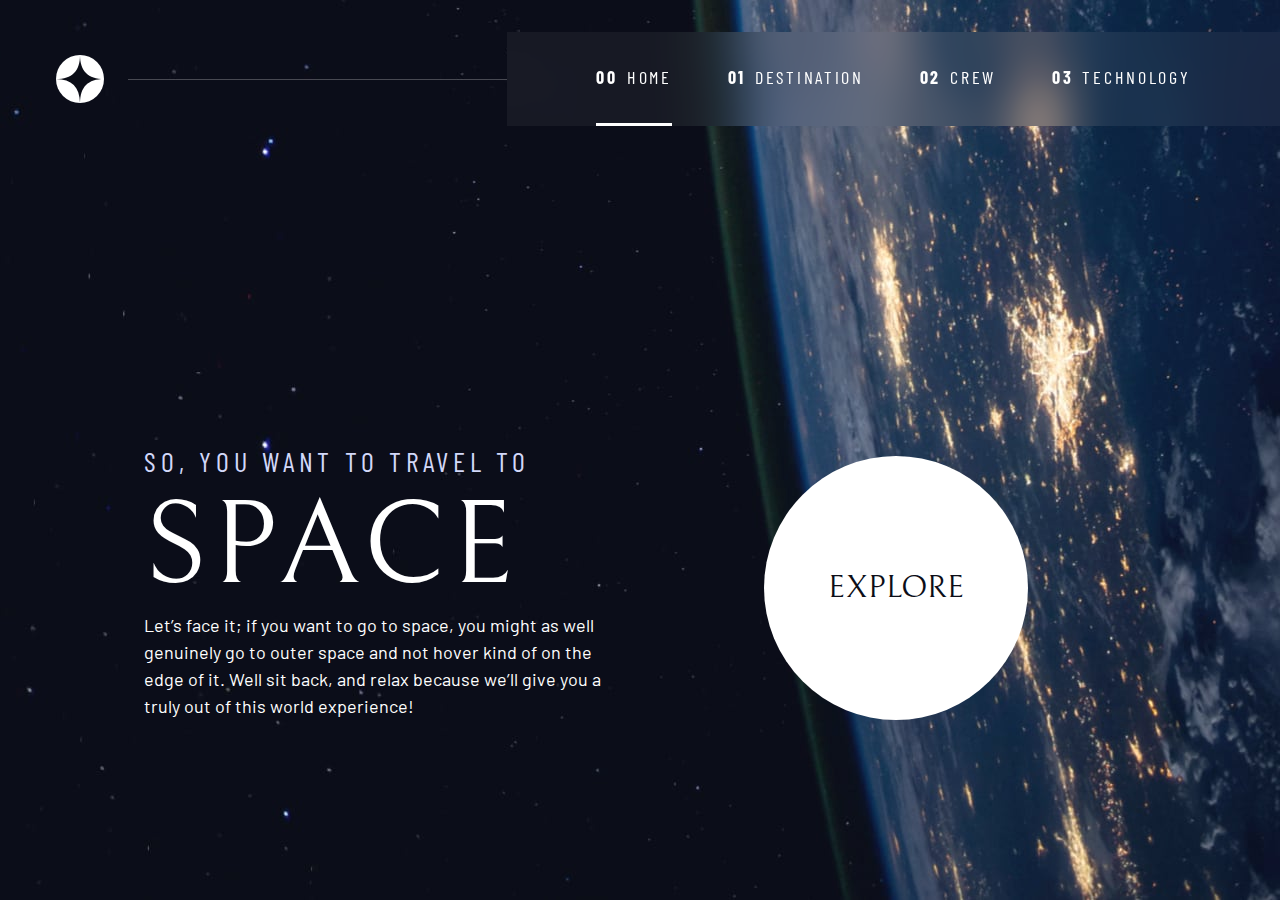
<file: index.html>
<!DOCTYPE html>
<html lang="en">
<head>
	<meta charset="UTF-8">
	<meta name="viewport" content="width=device-width, initial-scale=1.0">

	<title>Space Tourism Website</title>
	<link rel="icon" type="image/png" sizes="32x32" href="./assets/favicon-32x32.png">

	<!-- Google fonts -->
	<link rel="preconnect" href="https://fonts.googleapis.com">
	<link rel="preconnect" href="https://fonts.gstatic.com" crossorigin>
	<link href="https://fonts.googleapis.com/css2?family=Barlow+Condensed:wght@400;700&family=Bellefair&family=Barlow:wght@400;700&display=swap"
		rel="stylesheet">

	<!-- Our custom CSS -->
	<link rel="stylesheet" href="stylesheet.css">
</head>

<body class="home">
	<a class="skip-to-content" href="#main">Skip to content</a>

	<header class="primary-header flex">
		<div>
			<img src="./assets/shared/logo.svg" alt="space tourism logo" class="logo">
		</div>

		<button class="mobile-nav-toggle" aria-controls="primary-navigation"><span class="sr-only" aria-expanded="false">Menu</span></button>

		<nav>
			<ul id="primary-navigation" data-visible="false" class="primary-navigation underline-indicators flex">
				<li class="active"><a class="ff-sans-cond uppercase text-white letter-spacing-2" href="index.html"><span aria-hidden="true">00</span>Home</a>
				<li><a class="ff-sans-cond uppercase text-white letter-spacing-2" href="destination.html"><span aria-hidden="true">01</span>Destination</a>
				<li><a class="ff-sans-cond uppercase text-white letter-spacing-2" href="crew.html"><span aria-hidden="true">02</span>Crew</a>
				<li><a class="ff-sans-cond uppercase text-white letter-spacing-2" href="technology.html"><span aria-hidden="true">03</span>Technology</a>
			</ul>
		</nav>
	</header>

	<main id="main" class="grid-container grid-container--home">
		<div>
			<h1 class="text-accent fs-500 ff-sans-cond uppercase letter-spacing-1">So, you want to travel to
			<span class="d-block fs-900 ff-serif text-white">Space</span></h1>

			<p>Let’s face it; if you want to go to space, you might as well genuinely go to 
			outer space and not hover kind of on the edge of it. Well sit back, and relax 
			because we’ll give you a truly out of this world experience!</p>
		</div>

		<div>
			<a href="#" class="large-button uppercase ff-serif text-dark bg-white">Explore</a>
		</div>
	</main>

	<script src="navigation.js" defer></script>
</body>
</html>
</file>
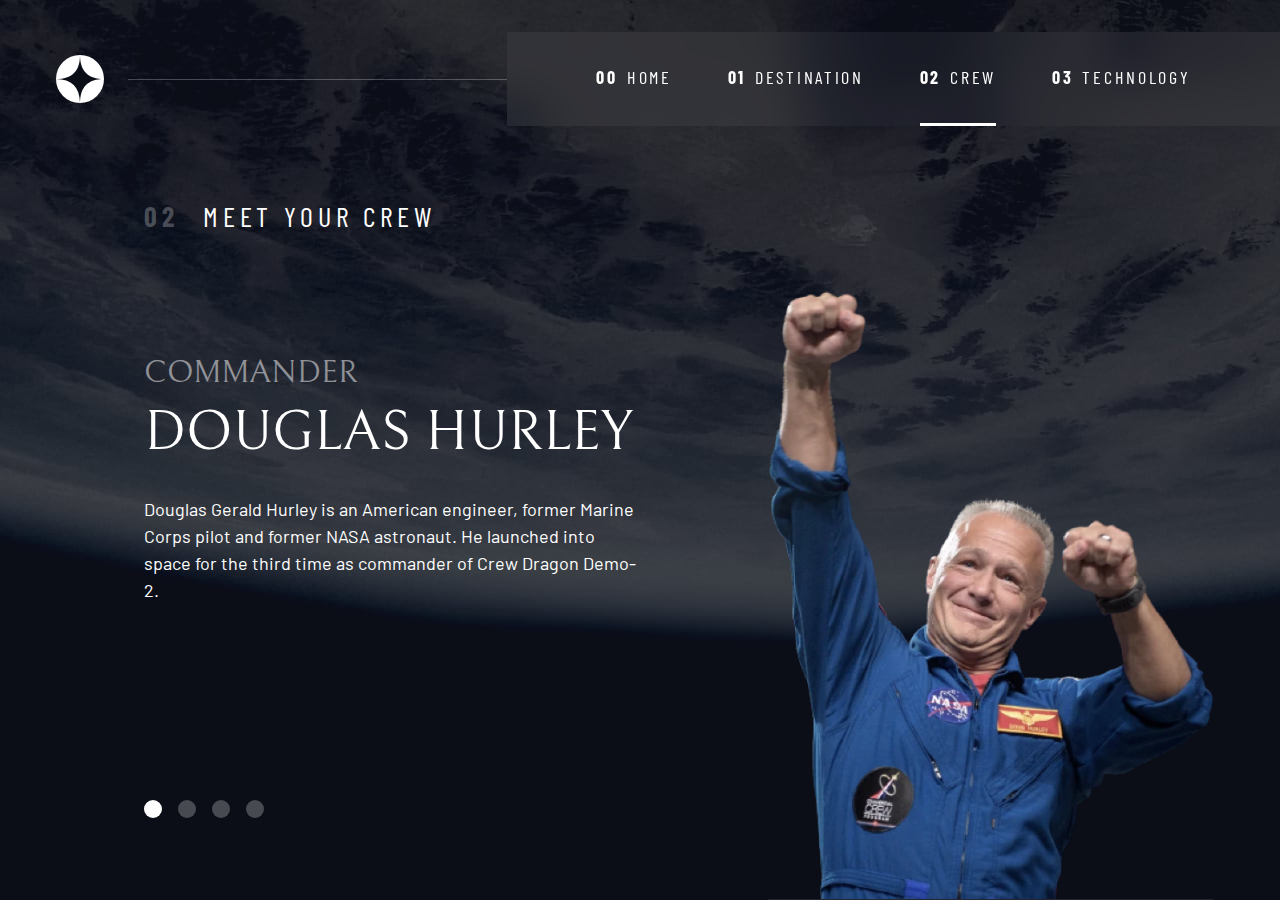
<file: crew.html>
<!DOCTYPE html>
<html lang="en">
<head>
	<meta charset="UTF-8">
	<meta name="viewport" content="width=device-width, initial-scale=1.0">

	<title>Space Tourism Website</title>
	<link rel="icon" type="image/png" sizes="32x32" href="./assets/favicon-32x32.png">

	<!-- Google fonts -->
	<link rel="preconnect" href="https://fonts.googleapis.com">
	<link rel="preconnect" href="https://fonts.gstatic.com" crossorigin>
	<link href="https://fonts.googleapis.com/css2?family=Barlow+Condensed:wght@400;700&family=Bellefair&family=Barlow:wght@400;700&display=swap"
		rel="stylesheet">

	<!-- Our custom CSS -->
	<link rel="stylesheet" href="stylesheet.css">
</head>

<body class="crew">
	<a class="skip-to-content" href="#main">Skip to content</a>

	<header class="primary-header flex">
		<div>
			<img src="./assets/shared/logo.svg" alt="space tourism logo" class="logo">
		</div>

		<button class="mobile-nav-toggle" aria-controls="primary-navigation"><span class="sr-only" aria-expanded="false">Menu</span></button>

		<nav>
			<ul id="primary-navigation" data-visible="false" class="primary-navigation underline-indicators flex">
				<li><a class="ff-sans-cond uppercase text-white letter-spacing-2" href="index.html"><span aria-hidden="true">00</span>Home</a>
				<li><a class="ff-sans-cond uppercase text-white letter-spacing-2" href="destination.html"><span aria-hidden="true">01</span>Destination</a>
				<li class="active"><a class="ff-sans-cond uppercase text-white letter-spacing-2" href="crew.html"><span aria-hidden="true">02</span>Crew</a>
				<li><a class="ff-sans-cond uppercase text-white letter-spacing-2" href="technology.html"><span aria-hidden="true">03</span>Technology</a>
			</ul>
		</nav>
	</header>

	<main id="main" class="grid-container grid-container--crew flow">
		<h1 class="numbered-title"><span aria-hidden="true">02</span> Meet your crew</h1>

		<div class="dot-indicators flex" role="tablist" aria-label="crew member list">
			<button aria-selected="true" aria-controls="commander-tab" role="tab" data-image="commander-image" tabindex="0"><span class="sr-only">The commander</span></button>
			<button aria-selected="false" aria-controls="mission-tab" role="tab" data-image="mission-image" tabindex="-1"><span class="sr-only">The mission specialist</span></button>
			<button aria-selected="false" aria-controls="pilot-tab" role="tab" data-image="pilot-image" tabindex="-1"><span class="sr-only">The pilot</span></button>
			<button aria-selected="false" aria-controls="crew-tab" role="tab" data-image="crew-image" tabindex="-1"><span class="sr-only">The crew engineer</span></button>
		</div>

		<!-- commander -->
		<article class="crew-details flow" id="commander-tab" role="tabpanel" tabindex="0">
			<header class="flow flow--space-small">
				<h2 class="fs-600 ff-serif uppercase">Commander</h2>
				<p class="fs-700 uppercase ff-serif">Douglas Hurley</p>
			</header>

			<p>Douglas Gerald Hurley is an American engineer, former Marine Corps pilot and former NASA astronaut. He launched into space for the third time as commander of Crew Dragon Demo-2.</p>
		</article> 

		<!-- mission specialist -->
		<article hidden class="crew-details flow" id="mission-tab" role="tabpanel" tabindex="0">
			<header class="flow flow--space-small">
				<h2 class="fs-600 ff-serif uppercase">Mission Specialist</h2>
				<p class="fs-700 uppercase ff-serif">Mark SHuttleworth</p>
			</header>

			<p>Mark Richard Shuttleworth is the founder and CEO of Canonical, the company behind the Linux-based Ubuntu operating system. Shuttleworth became the first South African to travel to space as a space tourist.</p>
		</article> 

		<!-- pilot -->
		<article hidden class="crew-details flow" id="pilot-tab" role="tabpanel" tabindex="0">
			<header class="flow flow--space-small">
				<h2 class="fs-600 ff-serif uppercase">Pilot</h2>
				<p class="fs-700 uppercase ff-serif">Victor Glover</p>
			</header>

			<p>Pilot on the first operational flight of the SpaceX Crew Dragon to the International Space Station. Glover is a commander in the U.S. Navy where he pilots an F/A-18.He was a crew member of Expedition 64, and served as a station systems flight engineer.</p>
		</article> 

		<!-- engineer -->
		<article hidden class="crew-details flow" id="crew-tab" role="tabpanel" tabindex="0">
			<header class="flow flow--space-small">
				<h2 class="fs-600 ff-serif uppercase">Flight Engineer</h2>
				<p class="fs-700 uppercase ff-serif">Anousheh Ansari</p>
			</header>
			<p>Anousheh Ansari is an Iranian American engineer and co-founder of Prodea Systems. Ansari was the fourth self-funded space tourist, the first self-funded woman to fly to the ISS, and the first Iranian in space.</p>
		</article> 

		<picture id="commander-image">
			<source srcset="assets/crew/image-douglas-hurley.webp" type="image/webp">
			<img src="assets/crew/image-douglas-hurley.png" alt="Douglas Hurley">
		</picture>

		<picture hidden id="mission-image">
			<source srcset="assets/crew/image-mark-shuttleworth.webp" type="image/webp">
			<img src="assets/crew/image-mark-shuttleworth.png" alt="Douglas Hurley">
		</picture>

		<picture hidden id="pilot-image">
			<source srcset="assets/crew/image-victor-glover.webp" type="image/webp">
			<img src="assets/crew/image-victor-glover.png" alt="Douglas Hurley">
		</picture>

		<picture hidden id="crew-image">
			<source srcset="assets/crew/image-anousheh-ansari.webp" type="image/webp">
			<img src="assets/crew/image-anousheh-ansari.png" alt="Douglas Hurley">
		</picture>
	</main>

	<script src="navigation.js" defer></script>
	<script src="tabs.js" defer></script>
</body>
</html>
</file>
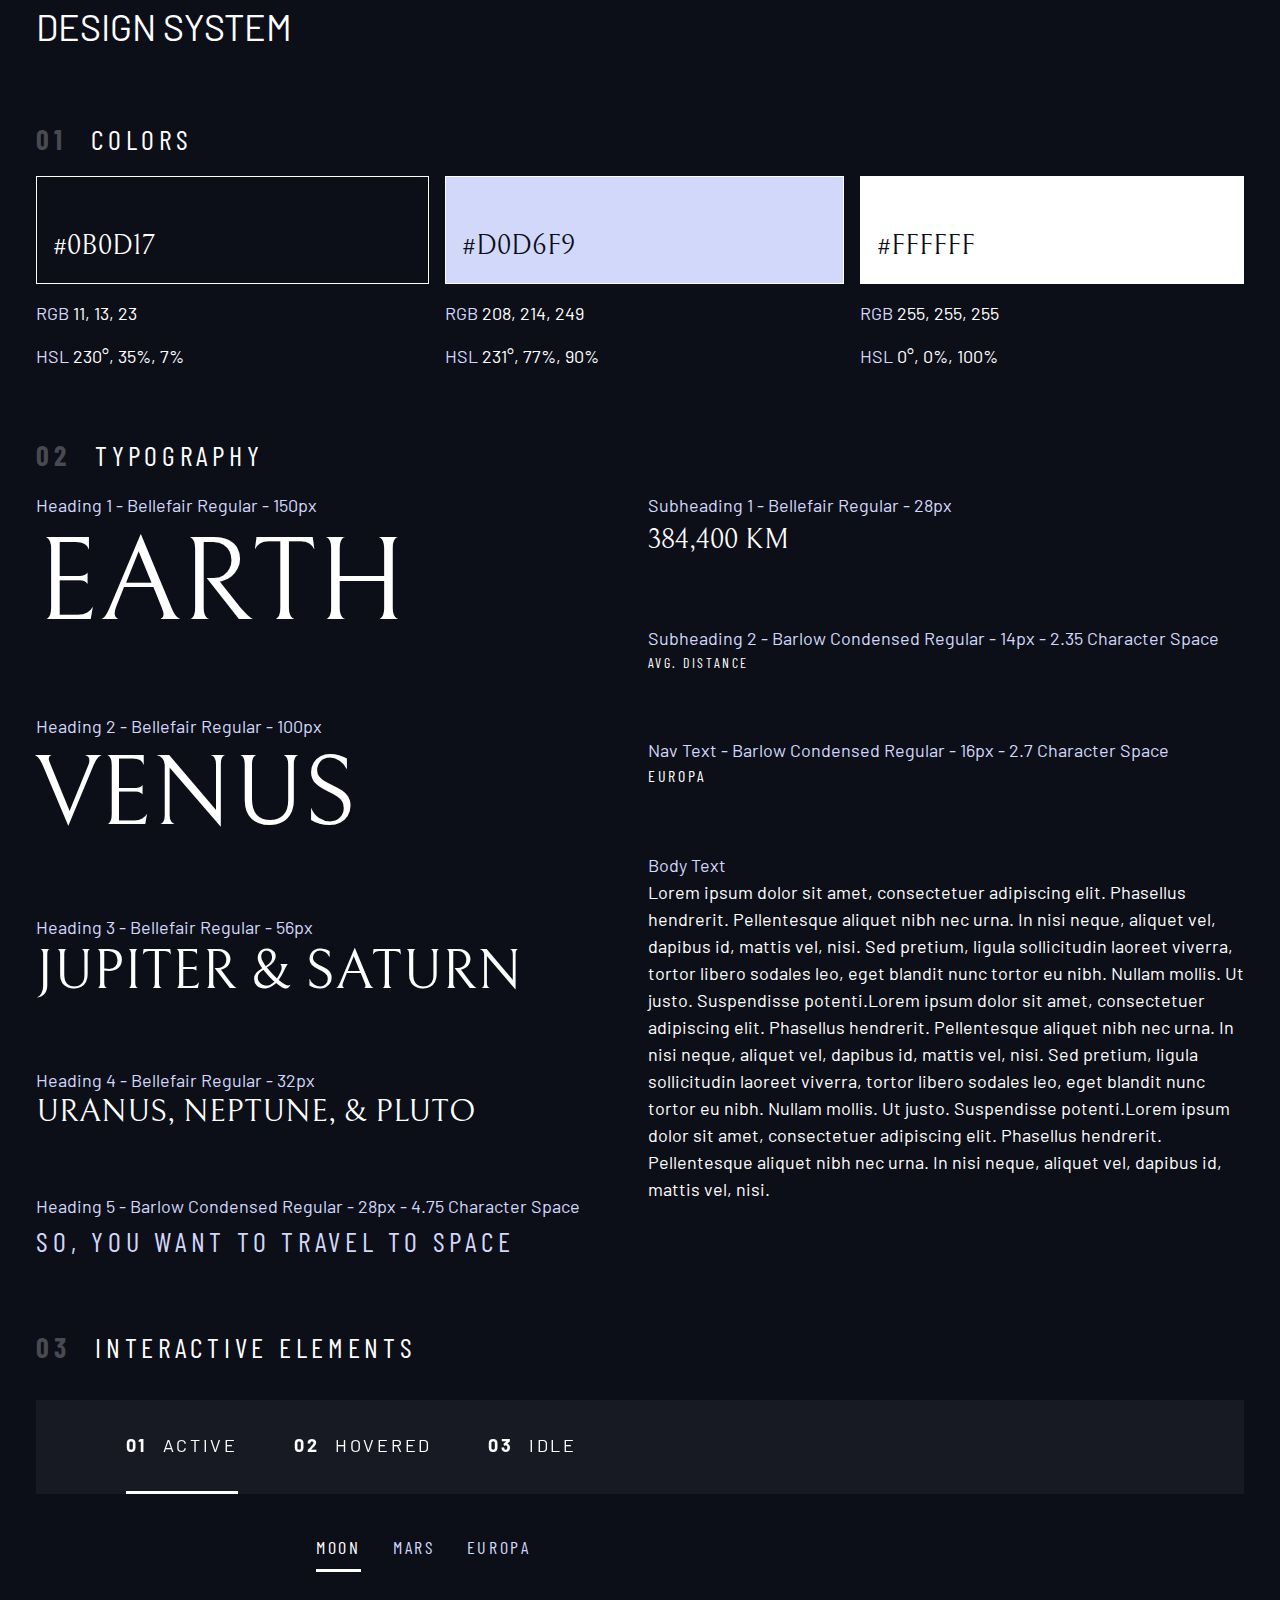
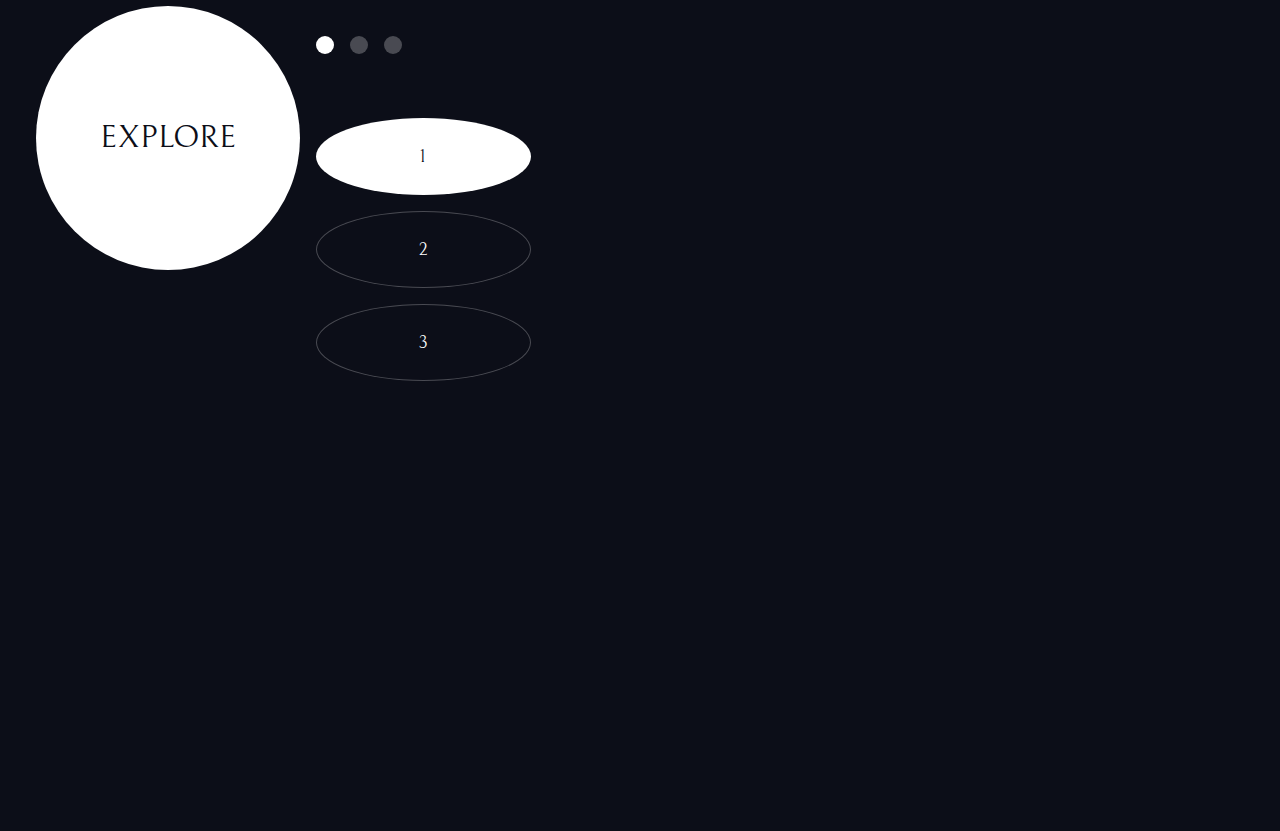
<file: design-system.html>
<!DOCTYPE html>
<html lang="en">
<head>
	<meta charset="UTF-8">
	<meta http-equiv="X-UA-Compatible" content="IE=edge">
	<meta name="viewport" content="width=device-width, initial-scale=1.0">
	<title>Document</title>

	 <!-- Google fonts -->
	 <link rel="preconnect" href="https://fonts.googleapis.com">
	 <link rel="preconnect" href="https://fonts.gstatic.com" crossorigin>
	 <link href="https://fonts.googleapis.com/css2?family=Barlow+Condensed:wght@400;700&family=Bellefair&family=Barlow:wght@400;700&display=swap"
		 rel="stylesheet">

	<link rel="stylesheet" href="stylesheet.css">
</head>
<body>

	<div class="container flow">
		<h1 class="uppercase">Design system</h1>
		
		<section class="flow" id="colors" style="margin: 4rem 0">
			<h2 class="numbered-title"><span>01</span> colors</h2>
			<div class="flex">
				<div class="flow" style="flex-grow: 1;">
					<div class="bg-dark text-white ff-serif fs-500" style="padding: 3rem 1rem 1rem; border: 1px solid white">#0B0D17</div>
					<p><span class="text-accent">RGB</span> 11, 13, 23</p>
					<p><span class="text-accent">HSL</span> 230°, 35%, 7%</p>
				</div>
				<div class="flow" style="flex-grow: 1;">
					<div class="bg-accent text-dark ff-serif fs-500" style="padding: 3rem 1rem 1rem; border: 1px solid white">#D0D6F9</div>
					<p><span class="text-accent">RGB</span> 208, 214, 249</p>
					<p><span class="text-accent">HSL</span> 231°, 77%, 90%</p>
				</div>
				<div class="flow" style="flex-grow: 1;">
					<div class="bg-white text-dark ff-serif fs-500" style="padding: 3rem 1rem 1rem; border: 1px solid white;">#FFFFFF</div>
					<p><span class="text-accent">RGB</span> 255, 255, 255</p>
					<p><span class="text-accent">HSL</span> 0°, 0%, 100%</p>
				</div>
			</div>
		</section>
		
		<section class="flow" id="typography"  style="margin: 4rem 0">
			<h2 class="numbered-title"><span>02 </span>Typography</h2>
			<div class="flex">
				<div class="flow" style="flex-basis: 100%; --flow-space: 4rem;">
					<div> 
						<p class="text-accent">Heading 1 - Bellefair Regular - 150px</p>
						<p class="fs-900 ff-serif uppercase">Earth</p> 
					</div>
					<div> 
						<p class="text-accent">Heading 2 - Bellefair Regular - 100px</p>
						<p class="fs-800 ff-serif uppercase">Venus</p>
					</div>
					<div> 
						<p class="text-accent">Heading 3 - Bellefair Regular - 56px</p>
						<p class="fs-700 ff-serif uppercase">Jupiter & Saturn</p>
					</div>
					<div> 
						<p class="text-accent">Heading 4 - Bellefair Regular - 32px</p>
						<p class="fs-600 ff-serif uppercase">Uranus, Neptune, & Pluto</p>
					</div> 
					<div> 
						<p class="text-accent">Heading 5 - Barlow Condensed Regular - 28px - 4.75 Character Space</p>
						<p class="text-accent fs-500 ff-sans-cond uppercase letter-spacing-1">So, you want to travel to space</p>
					</div>
				
				</div>
				
				<div class="flow" style="flex-basis: 100%; --flow-space: 4rem;">
					<div> 
						<p class="text-accent">Subheading 1 - Bellefair Regular - 28px</p>
						<p class="fs-500 ff-serif uppercase">384,400 km</p>
					</div>
					<div> 
						<p class="text-accent">Subheading 2 - Barlow Condensed Regular - 14px - 2.35 Character Space</p>
						<p class="fs-200 uppercase ff-sans-cond letter-spacing-3">Avg. Distance</p>
					</div>
					<div> 
						<p class="text-accent">Nav Text - Barlow Condensed Regular - 16px - 2.7 Character Space</p>
						<p class="fs-300 uppercase ff-sans-cond letter-spacing-2">Europa</p>
					</div>
					<div> 
						<p class="text-accent">Body Text</p>
						<p>Lorem ipsum dolor sit amet, consectetuer adipiscing elit. Phasellus hendrerit. Pellentesque aliquet nibh nec urna. In nisi neque, aliquet vel, dapibus id, mattis vel, nisi. Sed pretium, ligula sollicitudin laoreet viverra, tortor libero sodales leo, eget blandit nunc tortor eu nibh. Nullam mollis. Ut justo. Suspendisse potenti.Lorem ipsum dolor sit amet, consectetuer adipiscing elit. Phasellus hendrerit. Pellentesque aliquet nibh nec urna. In nisi neque, aliquet vel, dapibus id, mattis vel, nisi. Sed pretium, ligula sollicitudin laoreet viverra, tortor libero sodales leo, eget blandit nunc tortor eu nibh. Nullam mollis. Ut justo. Suspendisse potenti.Lorem ipsum dolor sit amet, consectetuer adipiscing elit. Phasellus hendrerit. Pellentesque aliquet nibh nec urna. In nisi neque, aliquet vel, dapibus id, mattis vel, nisi. </p>
					</div> 
				</div>
			</div>
		</section>
		
		<section class="flow" id="interactive-element">
			<h2 class="numbered-title"><span>03</span> Interactive elements</h2>

			<!-- navigation -->
			<div>
				<nav>
					<ul class="primary-navigation underline-indicators flex">
						<li class="active"><a class="uppercase text-white letter-spacing-2" href="#"><span>01</span> Active</a></li>
						<li><a class="uppercase text-white letter-spacing-2" href="#"><span>02</span> Hovered</a></li>
						<li><a class="uppercase text-white letter-spacing-2" href="#"><span>03</span> Idle</a></li>
					</ul>
				</nav>
			</div>

			<div class="flex">
				<div style="margin-top: 5rem;">
					<!-- explore button -->
					<a href="#" class="large-button uppercase ff-serif fs-600 text-dark bg-white">Explore</a>
				</div>
			
				<div class="flow" style="margin-bottom: 50vh; --flow-space: 4rem">
					<!-- Tabs -->
					<div class="tab-list underline-indicators flex">
						<button aria-selected="true" class="uppercase ff-sans-cond text-accent bg-dark letter-spacing-2">Moon</button>
						<button aria-selected="false" class="uppercase ff-sans-cond text-accent bg-dark letter-spacing-2">Mars</button>
						<button aria-selected="false" class="uppercase ff-sans-cond text-accent bg-dark letter-spacing-2">Europa</button>
					</div>

					<!-- Dots -->
					<div class="dot-indicators flex">
						<button aria-selected="true"><span class="sr-only">Slide title</span></button>
						<button aria-selected="false"><span class="sr-only">Slide title</span></button>
						<button aria-selected="false"><span class="sr-only">Slide title</span></button>
					</div>

					<!-- Numbers -->
					<div class="number-indicators flex">
						<button aria-selected="true" class="ff-serif text-white bg-dark">1</button>
						<button aria-selected="false" class="ff-serif text-white bg-dark">2</button>
						<button aria-selected="false" class="ff-serif text-white bg-dark">3</button>
					</div>

				</div>
			</div>
		</section>
		
	</div>

	
</body>
</html>
</file>
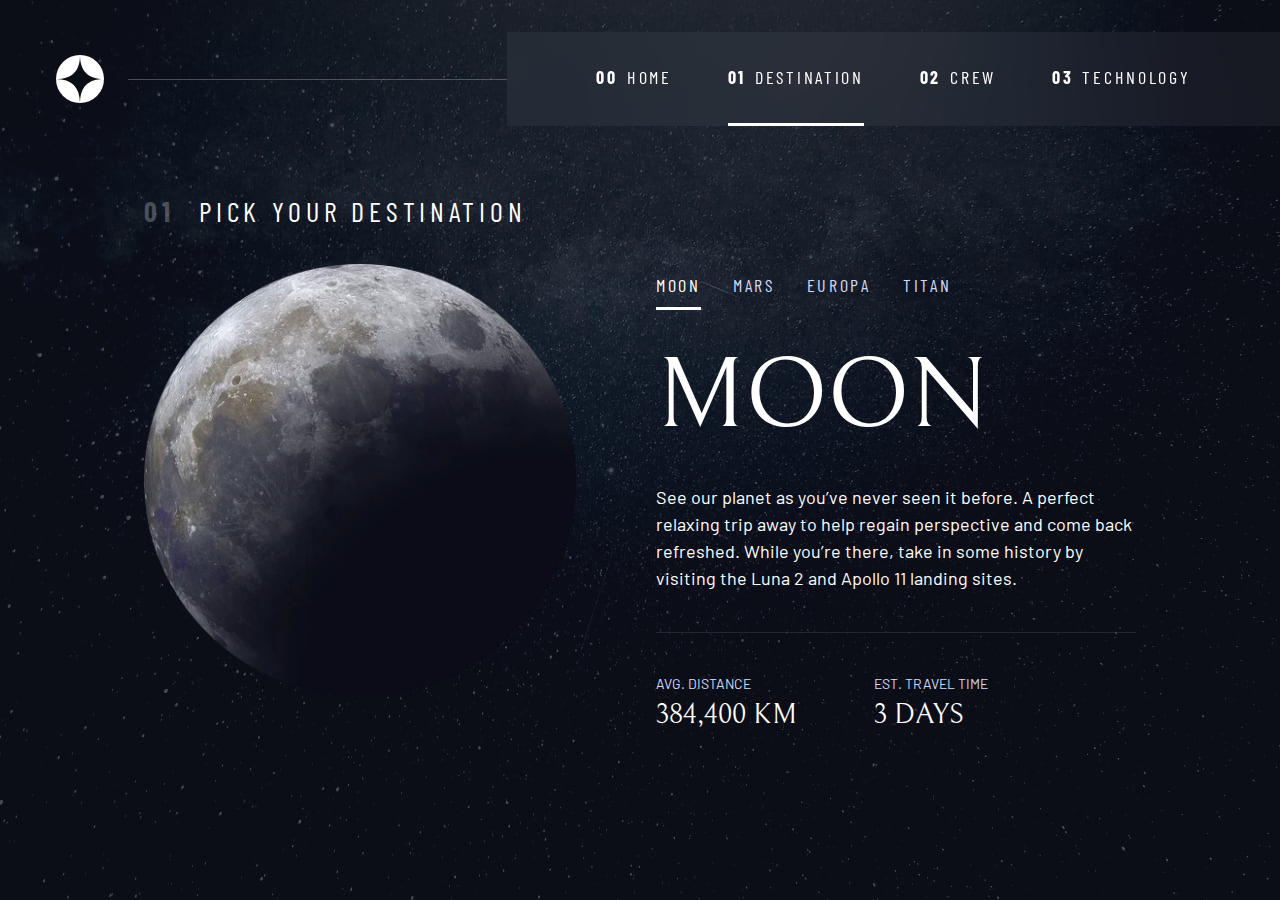
<file: destination.html>
<!DOCTYPE html>
<html lang="en">
<head>
	<meta charset="UTF-8">
	<meta name="viewport" content="width=device-width, initial-scale=1.0">

	<title>Space Tourism Website</title>
	<link rel="icon" type="image/png" sizes="32x32" href="./assets/favicon-32x32.png">

	<!-- Google fonts -->
	<link rel="preconnect" href="https://fonts.googleapis.com">
	<link rel="preconnect" href="https://fonts.gstatic.com" crossorigin>
	<link href="https://fonts.googleapis.com/css2?family=Barlow+Condensed:wght@400;700&family=Bellefair&family=Barlow:wght@400;700&display=swap"
		rel="stylesheet">

	<!-- Our custom CSS -->
	<link rel="stylesheet" href="stylesheet.css">
</head>

<body class="destination">
	<a class="skip-to-content" href="#main">Skip to content</a>

	<header class="primary-header flex">
		<div>
			<img src="./assets/shared/logo.svg" alt="space tourism logo" class="logo">
		</div>

		<button class="mobile-nav-toggle" aria-controls="primary-navigation"><span class="sr-only" aria-expanded="false">Menu</span></button>

		<nav>
			<ul id="primary-navigation" data-visible="false" class="primary-navigation underline-indicators flex">
				<li><a class="ff-sans-cond uppercase text-white letter-spacing-2" href="index.html"><span aria-hidden="true">00</span>Home</a>
				<li class="active"><a class="ff-sans-cond uppercase text-white letter-spacing-2" href="destination.html"><span aria-hidden="true">01</span>Destination</a>
				<li><a class="ff-sans-cond uppercase text-white letter-spacing-2" href="crew.html"><span aria-hidden="true">02</span>Crew</a>
				<li><a class="ff-sans-cond uppercase text-white letter-spacing-2" href="technology.html"><span aria-hidden="true">03</span>Technology</a>
			</ul>
		</nav>
	</header>

	<main id="main" class="grid-container grid-container--destination flow">
		<h1 class="numbered-title"><span aria-hidden="true">01</span> Pick your destination</h1>

		<picture id="moon-image">
			<source srcset="assets/destination/image-moon.webp" type="image/webp">
			<img src="assets/destination/image-moon.png" alt="the moon">
		</picture>

		<picture hidden id="mars-image">
			<source srcset="assets/destination/image-mars.webp" type="image/webp">
			<img src="assets/destination/image-mars.png" alt="the planet mars">
		</picture>

		<picture hidden id="europa-image">
			<source srcset="assets/destination/image-europa.webp" type="image/webp">
			<img src="assets/destination/image-europa.png" alt="the planet europa">
		</picture>

		<picture hidden id="titan-image">
			<source srcset="assets/destination/image-titan.webp" type="image/webp">
			<img src="assets/destination/image-titan.png" alt="the moon titan">
		</picture>

		<div class="tab-list underline-indicators flex" role="tablist" aria-label="destination list">
			<button aria-selected="true" role="tab" aria-controls="moon-tab" class="uppercase ff-sans-cond text-accent bg-none letter-spacing-2" tabindex="0" data-image="moon-image">Moon</button>
			<button aria-selected="false" role="tab" aria-controls="mars-tab" class="uppercase ff-sans-cond text-accent bg-none letter-spacing-2" tabindex="-1" data-image="mars-image">Mars</button>
			<button aria-selected="false" role="tab" aria-controls="europa-tab" class="uppercase ff-sans-cond text-accent bg-none letter-spacing-2" tabindex="-1" data-image="europa-image">Europa</button>
			<button aria-selected="false" role="tab" aria-controls="titan-tab" class="uppercase ff-sans-cond text-accent bg-none letter-spacing-2" tabindex="-1" data-image="titan-image">Titan</button>
		</div>

		<!-- The moon -->
		<article class="destination-info flow" id="moon-tab" tabindex="0" role="tabpanel">
			<h2 class="fs-800 uppercase ff-serif">Moon</h2>

			<p>See our planet as you’ve never seen it before. A perfect relaxing trip away to help regain perspective and come back refreshed. While you’re there, take in some history by visiting the Luna 2 and Apollo 11 landing sites.</p>

			<div class="destination-meta flex">
				<div>
					<h3 class="text-accent fs-200 uppercase">Avg. distance</h3>
					<p class="ff-serif uppercase">384,400 km</p>
				</div>

				<div>
					<h3 class="text-accent fs-200 uppercase">Est. travel time</h3>
					<p class="ff-serif uppercase">3 days</p>
				</div>
			</div>
		</article>

		<!-- Mars -->
		<article hidden class="destination-info flow" id="mars-tab" tabindex="0"  role="tabpanel">
			<h2 class="fs-800 uppercase ff-serif">Mars</h2>

			<p>Don’t forget to pack your hiking boots. You’ll need them to tackle Olympus Mons, the tallest planetary mountain in our solar system. It’s two and a half times the size of Everest!</p>

			<div class="destination-meta flex">
				<div>
					<h3 class="text-accent fs-200 uppercase">Avg. distance</h3>
					<p class="ff-serif uppercase">225 mil. km</p>
				</div>

				<div>
					<h3 class="text-accent fs-200 uppercase">Est. travel time</h3>
					<p class="ff-serif uppercase">9 months</p>
				</div>
			</div>
		</article>

		<!-- Europa -->
		<article hidden class="destination-info flow" id="europa-tab" tabindex="0"  role="tabpanel">
			<h2 class="fs-800 uppercase ff-serif">Europa</h2>

			<p>The smallest of the four Galilean moons orbiting Jupiter, Europa is a winter lover’s dream. With an icy surface, it’s perfect for a bit of ice skating, curling, hockey, or simple relaxation in your snug wintery cabin.</p>

			<div class="destination-meta flex">
				<div>
					<h3 class="text-accent fs-200 uppercase">Avg. distance</h3>
					<p class="ff-serif uppercase">628 mil. km</p>
				</div>

				<div>
					<h3 class="text-accent fs-200 uppercase">Est. travel time</h3>
					<p class="ff-serif uppercase">3 years</p>
				</div>
			</div>
		</article>

		<!-- Titan -->
		<article hidden class="destination-info flow" id="titan-tab" tabindex="0"  role="tabpanel">
			<h2 class="fs-800 uppercase ff-serif">Titan</h2>

			<p>The only moon known to have a dense atmosphere other than Earth, Titan is a home away from home (just a few hundred degrees colder!). As a bonus, you get striking views of the Rings of Saturn.</p>

			<div class="destination-meta flex">
				<div>
					<h3 class="text-accent fs-200 uppercase">Avg. distance</h3>
					<p class="ff-serif uppercase">1.6 bil. km</p>
				</div>

				<div>
					<h3 class="text-accent fs-200 uppercase">Est. travel time</h3>
					<p class="ff-serif uppercase">7 years</p>
				</div>
			</div>
		</article>
	</main>

	<script src="navigation.js" defer></script>
	<script src="tabs.js" defer></script>
</body>
</html>
</file>
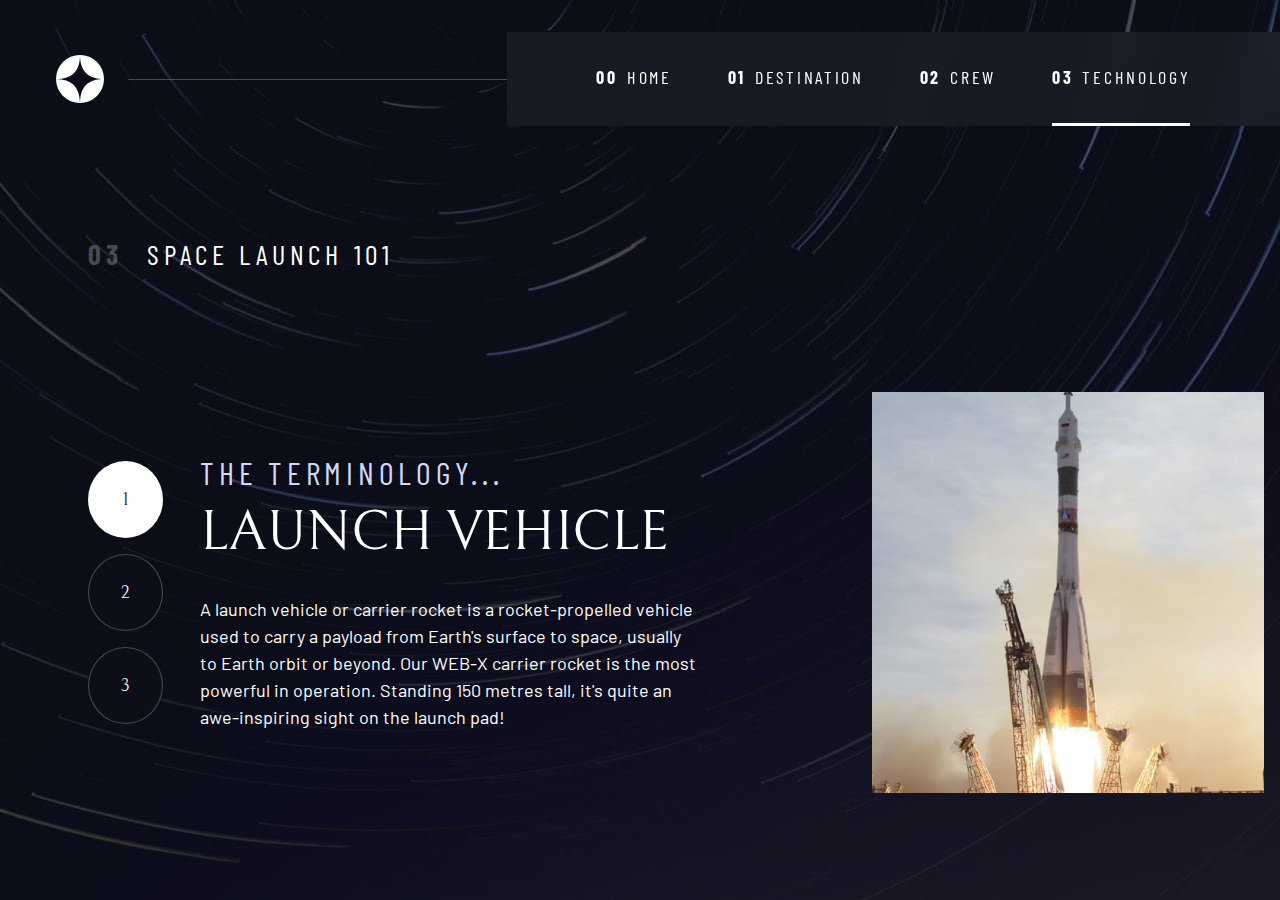
<file: technology.html>
<!DOCTYPE html>
<html lang="en">
<head>
	<meta charset="UTF-8">
	<meta name="viewport" content="width=device-width, initial-scale=1.0">

	<title>Space Tourism Website</title>
	<link rel="icon" type="image/png" sizes="32x32" href="./assets/favicon-32x32.png">

	<!-- Google fonts -->
	<link rel="preconnect" href="https://fonts.googleapis.com">
	<link rel="preconnect" href="https://fonts.gstatic.com" crossorigin>
	<link href="https://fonts.googleapis.com/css2?family=Barlow+Condensed:wght@400;700&family=Bellefair&family=Barlow:wght@400;700&display=swap"
		rel="stylesheet">

	<!-- Our custom CSS -->
	<link rel="stylesheet" href="stylesheet.css">
</head>

<body class="technology">
	<a class="skip-to-content" href="#main">Skip to content</a>

	<header class="primary-header flex">
		<div>
			<img src="./assets/shared/logo.svg" alt="space tourism logo" class="logo">
		</div>

		<button class="mobile-nav-toggle" aria-controls="primary-navigation"><span class="sr-only" aria-expanded="false">Menu</span></button>

		<nav>
			<ul id="primary-navigation" data-visible="false" class="primary-navigation underline-indicators flex">
				<li><a class="ff-sans-cond uppercase text-white letter-spacing-2" href="index.html"><span aria-hidden="true">00</span>Home</a>
				<li><a class="ff-sans-cond uppercase text-white letter-spacing-2" href="destination.html"><span aria-hidden="true">01</span>Destination</a>
				<li><a class="ff-sans-cond uppercase text-white letter-spacing-2" href="crew.html"><span aria-hidden="true">02</span>Crew</a>
				<li class="active"><a class="ff-sans-cond uppercase text-white letter-spacing-2" href="technology.html"><span aria-hidden="true">03</span>Technology</a>
			</ul>
		</nav>
	</header>

	<main id="main" class="grid-container grid-container--technology flow">
		<h1 class="numbered-title"><span aria-hidden="true">03</span> Space launch 101</h1>

		<div class="number-indicators flex" role="tablist" aria-label="technology list">
			<button aria-selected="true" aria-controls="vehicle-tab" role="tab" data-image="vehicle-image" tabindex="0" class="ff-serif text-white bg-dark">1</button>
			<button aria-selected="false" aria-controls="spaceport-tab" role="tab" data-image="spaceport-image" tabindex="-1" class="ff-serif text-white bg-dark">2</button>
			<button aria-selected="false" aria-controls="capsule-tab" role="tab" data-image="capsule-image" tabindex="-1" class="ff-serif text-white bg-dark">3</button>
		</div>

		<!-- vehicle -->
		<article class="technology-details flow" id="vehicle-tab" role="tabpanel" tabindex="0">
			<header class="flow flow--space-small">
				<h2 class="fs-600 ff-sans-cond uppercase text-accent letter-spacing-1">The terminology...</h2>
				<p class="fs-700 uppercase ff-serif">Launch vehicle</p>
			</header>

			<p>A launch vehicle or carrier rocket is a rocket-propelled vehicle used to carry a payload from Earth's surface to space, usually to Earth orbit or beyond. Our WEB-X carrier rocket is the most powerful in operation. Standing 150 metres tall, it's quite an awe-inspiring sight on the launch pad!</p>
		</article>

		<!-- spaceport -->
		<article hidden class="technology-details flow" id="spaceport-tab" role="tabpanel" tabindex="0">
			<header class="flow flow--space-small">
				<h2 class="fs-600 ff-sans-cond uppercase text-accent letter-spacing-1">The terminology...</h2>
				<p class="fs-700 uppercase ff-serif">Spaceport</p>
			</header>

			<p>A spaceport or cosmodrome is a site for launching (or receiving) spacecraft, by analogy to the seaport for ships or airport for aircraft. Based in the amous Cape Canaveral, our spaceport is ideally situated to take advantage of the Earth’s rotation for launch.</p>
		</article>

		<!-- capsule -->
		<article hidden class="technology-details flow" id="capsule-tab" role="tabpanel" tabindex="0">
			<header class="flow flow--space-small">
				<h2 class="fs-600 ff-sans-cond uppercase text-accent letter-spacing-1">The terminology...</h2>
				<p class="fs-700 uppercase ff-serif">Space capsule</p>
			</header>

			<p>A space capsule is an often-crewed spacecraft that uses a blunt-body reentry capsule to reenter the Earth's atmosphere without wings. Our capsule is where you'll spend your time during the flight. It includes a space gym, cinema, and plenty of other activities to keep you entertained.</p>
		</article>

		<picture id="vehicle-image">
			<source media="(min-width: 45em)" srcset="assets/technology/image-launch-vehicle-portrait.jpg">
			<img src="assets/technology/image-launch-vehicle-landscape.jpg" alt="Space Capsule">
		</picture>

		<picture hidden id="spaceport-image">
			<source media="(min-width: 45em)" srcset="assets/technology/image-spaceport-portrait.jpg">
			<img src="assets/technology/image-spaceport-landscape.jpg" alt="Space Capsule">
		</picture>

		<picture hidden id="capsule-image">
			<source media="(min-width: 45em)" srcset="assets/technology/image-space-capsule-portrait.jpg">
			<img src="assets/technology/image-space-capsule-landscape.jpg" alt="Space Capsule">
		</picture>

	</main>

	<script src="navigation.js" defer></script>
	<script src="tabs.js" defer></script>
</body>
</html>
</file>
<file: stylesheet.css>
/* ------------------- */
/* Custom properties   */
/* ------------------- */

:root {
	/* colors */
	--clr-dark: 230 35% 7%;
	--clr-light: 231 77% 90%;
	--clr-white: 0 0% 100%;

	/* font-sizes */
	--fs-900: clamp(5rem, 8vw + 1rem, 9.375rem);
	--fs-800: 3.5rem;
	--fs-700: 2rem;
	--fs-600: 1rem;
	--fs-500: 1rem;
	--fs-400: 0.9375rem;
	--fs-300: 1rem;
	--fs-200: 0.875rem;

	/* font-families */
	--ff-serif: "Bellefair", serif;
	--ff-sans-cond: "Barlow Condensed", sans-serif;
	--ff-sans-normal: "Barlow", sans-serif;
}

@media (min-width: 35em) {
	:root {
		--fs-800: 5rem;
		--fs-700: 2.5rem;
		--fs-600: 1.5rem;
		--fs-500: 1.25rem;
		--fs-400: 1rem;
	}
}

@media (min-width: 45em) {
	:root {
		/* font-sizes */
		--fs-800: 6.25rem;
		--fs-700: 3.5rem;
		--fs-600: 2rem;
		--fs-500: 1.75rem;
		--fs-400: 1.125rem;
	}
}


/* ------------------- */
/* Reset               */
/* ------------------- */

/* Box sizing */
*,
*::before,
*::after {
	box-sizing: border-box;
}

/* Reset margins */
body,
h1,
h2,
h3,
h4,
h5,
p,
figure,
picture {
	margin: 0; 
}

h1,
h2,
h3,
h4,
h5,
h6,
p {
	font-weight: 400;
}

/* set up the body */
body {
	font-family: var(--ff-sans-normal);
	font-size: var(--fs-400);
	color: hsl( var(--clr-white) );
	background-color: hsl( var(--clr-dark) );
	line-height: 1.5;
	min-height: 100vh;
	display: grid;
	grid-template-rows: min-content 1fr;
	overflow-x: hidden;
}

/* make images easier to work with */
img,
picture {
	max-width: 100%;
	display: block;
}

/* make form elements easier to work with */
input,
button,
textarea,
select {
	font: inherit;
}

/* remove animations for people who've turned them off */
@media (prefers-reduced-motion: reduce) {  
	*,
	*::before,
	*::after {
		animation-duration: 0.01ms !important;
		animation-iteration-count: 1 !important;
		transition-duration: 0.01ms !important;
		scroll-behavior: auto !important;
	}
}


/* ------------------- */
/* Utility classes     */
/* ------------------- */

/* general */

.flex {
	display: flex;
	gap: var(--gap, 1rem);
}

.grid {
	display: grid;
	gap: var(--gap, 1rem);
}

.d-block {
	display: block;
}

.flow > *:where(:not(:first-child)) {
	margin-top: var(--flow-space, 1rem);
}

.flow--space-small {
	--flow-space: .75rem;
}

.container {
	padding-inline: 2em;
	margin-inline: auto;
	max-width: 80rem;
}

.sr-only {
	position: absolute; 
	width: 1px;
	height: 1px;
	padding: 0;
	margin: -1px; 
	overflow: hidden;
	clip: rect(0, 0, 0, 0);
	white-space: nowrap; /* added line */
	border: 0;
}

.skip-to-content {
	position: absolute;
	z-index: 9999;
	background: hsl( var(--clr-white) );
	color: hsl( var(--clr-dark) );
	padding: .5em 1em;
	margin-inline: auto;
	text-transform: uppercase;
	text-decoration: none;
	transform: translateY(-100%);
	transition: transform 250ms ease-in;
}

.skip-to-content:focus {
	transform: translateY(0);
}

/* colors */

.bg-dark { background-color: hsl( var(--clr-dark) );}
.bg-accent { background-color: hsl( var(--clr-light) );}
.bg-white { background-color: hsl( var(--clr-white) );}
.bg-none { background-color: transparent; }

.text-dark { color: hsl( var(--clr-dark) );}
.text-accent { color: hsl( var(--clr-light) );}
.text-white { color: hsl( var(--clr-white) );}

/* typography */

.ff-serif { font-family: var(--ff-serif); } 
.ff-sans-cond { font-family: var(--ff-sans-cond); } 
.ff-sans-normal { font-family: var(--ff-sans-normal); } 

.letter-spacing-1 { letter-spacing: 4.75px; } 
.letter-spacing-2 { letter-spacing: 2.7px; } 
.letter-spacing-3 { letter-spacing: 2.35px; } 

.uppercase { text-transform: uppercase; }

.fs-900 { font-size: var(--fs-900); }
.fs-800 { font-size: var(--fs-800); }
.fs-700 { font-size: var(--fs-700); }
.fs-600 { font-size: var(--fs-600); }
.fs-500 { font-size: var(--fs-500); }
.fs-400 { font-size: var(--fs-400); }
.fs-300 { font-size: var(--fs-300); }
.fs-200 { font-size: var(--fs-200); }

.fs-900,
.fs-800,
.fs-700,
.fs-600 {
	line-height: 1.1;
}

.numbered-title {
	font-family: var(--ff-sans-cond);
	font-size: var(--fs-500);
	text-transform: uppercase;
	letter-spacing: 4.72px; 
}

.numbered-title span {
	margin-right: .5em;
	font-weight: 700;
	color: hsl( var(--clr-white) / .25);
}


/* ------------------- */
/* Compontents         */
/* ------------------- */

.large-button {
	font-size: 2rem;
	position: relative;
	z-index: 1;
	display: inline-grid;
	place-items: center;
	padding: 0 2em;
	border-radius: 50%;
	aspect-ratio: 1;
	text-decoration: none;
}

.large-button::after {
	content: '';
	position: absolute;
	z-index: -1;
	width: 100%;
	height: 100%;
	background: hsl( var(--clr-white) / .1);
	border-radius: 50%;
	opacity: 0;
	transition: opacity 500ms linear, transform 750ms ease-in-out;
}

.large-button:hover::after,
.large-button:focus::after {
	opacity: 1;
	transform: scale(1.5);
}

/* primary-header */

.logo {
	margin: 1.5rem clamp(1.5rem, 5vw, 3.5rem);
}

.primary-header {
	justify-content: space-between;
	align-items: center;
}

.primary-navigation {
	--gap: clamp(1.5rem, 5vw, 3.5rem);
	--underline-gap: 2rem;
	list-style: none;
	padding: 0;
	margin: 0;
	background: hsl( var(--clr-dark) / 0.95);
}

.primary-navigation a {
	text-decoration: none;
}

.primary-navigation a > span {
	font-weight: 700;
	margin-right: .5em;
}

.mobile-nav-toggle {
	display: none;
}

@supports (backdrop-filter: blur(1.5rem)) {
	.primary-navigation {
		background: hsl( var(--clr-white) / 0.05);
		backdrop-filter: blur(1.5rem);
	}
}

@media (max-width: 35rem) {
	.primary-navigation {
		--underline-gap: .5rem;
		position: fixed;
		z-index: 1000;
		inset: 0 0 0 30%;
		list-style: none;
		padding: min(20rem, 15vh) 2rem;
		margin: 0;
		flex-direction: column;
		transform: translateX(100%);
		transition: transform 500ms ease-in-out;
	}

	.primary-navigation[data-visible="true"] {
		transform: translateX(0);
	}

	.primary-navigation.underline-indicators > * {
		border: 0;
	}

	.mobile-nav-toggle {
		display: block;
		position: absolute;
		z-index: 2000;
		right: 1rem;
		top: 2rem;
		background: transparent;
		background-image: url(./assets/shared/icon-hamburger.svg);
		background-repeat: no-repeat;
		background-position: center;
		width: 1.5rem;
		aspect-ratio: 1;
		border: 0;
	}

	.mobile-nav-toggle[aria-expanded="true"] {
		background-image: url(./assets/shared/icon-close.svg);
	}

	.mobile-nav-toggle:focus-visible {
		outline: 5px solid white;
		outline-offset: 5px;
	}
	
}

@media (min-width: 35em) {
	.primary-navigation {
		padding-inline: clamp(3rem, 7vw, 7rem);
	}
}

@media (min-width: 35em) and (max-width: 44.999em) {
	.primary-navigation a > span {
		display: none;
	}
}

@media (min-width: 45em) {
	.primary-header::after {
		 content: '';
		 display: block;
		 position: relative;
		 height: 1px;
		 width: 100%;
		 margin-right: -2.5rem;
		 background: hsl( var(--clr-white) / .25);
		 order: 1;
	}

	nav {
		order: 2;
	}

	.primary-navigation {
		margin-block: 2rem;
	}
}

.underline-indicators > * {
	cursor: pointer;
	padding: var(--underline-gap, .5rem) 0;
	border: 0;
	border-bottom: .2rem solid hsl( var(--clr-white) / 0 );
	background-color: transparent;
}

.underline-indicators > *:hover,
.underline-indicators > *:focus {
	border-color: hsl( var(--clr-white) / .5);
}

.underline-indicators > .active,
.underline-indicators > [aria-selected="true"] {
	color: hsl( var(--clr-white) / 1);
	border-color: hsl( var(--clr-white) / 1); 
}

.tab-list {
	--gap: 2rem;
}

.dot-indicators > * {
	cursor: pointer;
	border: 0;
	border-radius: 50%;
	padding: .5em;
	background-color: hsl( var(--clr-white) / .25);
}
 
.dot-indicators > *:hover,
.dot-indicators > *:focus { 
	background-color: hsl( var(--clr-white) / .5);
}

.dot-indicators > [aria-selected="true"] {
	background-color: hsl( var(--clr-white) / 1); 
}

.number-indicators > * {
	cursor: pointer;
	padding: 1rem 1.5rem;
	border: 1px solid hsl( var(--clr-white) / .25 );
	border-radius: 50%;
}

.number-indicators > *:hover,
.number-indicators > *:focus {
	border-color: hsl( var(--clr-white) / .5 );
}

.number-indicators > [aria-selected="true"] {
	background: hsl( var(--clr-white) / 1 );
	color: hsl( var(--clr-dark) );
}


/* ----------------------------- */
/* Page specific background      */
/* ----------------------------- */

body {
	background-size: cover;
	background-position: bottom center;
}

/* home */
.home {
	background-image: url(./assets/home/background-home-mobile.jpg);
}

@media (min-width: 35rem) {
	.home {
		background-position: center center;
		background-image: url(./assets/home/background-home-tablet.jpg);
	}
}

@media (min-width: 45rem) {
	.home {
		background-image: url(./assets/home/background-home-desktop.jpg);
	}
}

/* destination */
.destination {
	background-image: url(./assets/destination/background-destination-mobile.jpg);
}

@media (min-width: 35rem) {
	.destination {
		background-position: center center;
		background-image: url(./assets/destination/background-destination-tablet.jpg);
	}
}

@media (min-width: 45rem) {
	.destination {
		background-image: url(./assets/destination/background-destination-desktop.jpg);
	}
} 

/* crew */
.crew {
	background-image: url(./assets/crew/background-crew-mobile.jpg);
}

@media (min-width: 35rem) {
	.crew {
		background-position: center center;
		background-image: url(./assets/crew/background-crew-tablet.jpg);
	}
}

@media (min-width: 45rem) {
	.crew {
		background-image: url(./assets/crew/background-crew-desktop.jpg);
	}
}

/* technology */
.technology {
	background-image: url(./assets/technology/background-technology-mobile.jpg);
}

@media (min-width: 35rem) {
	.technology {
		background-position: center center;
		background-image: url(./assets/technology/background-technology-tablet.jpg);
	}
}

@media (min-width: 45rem) {
	.technology {
		background-image: url(./assets/technology/background-technology-desktop.jpg);
	}
}


/* ----------------------------- */
/* Layout                        */
/* ----------------------------- */

.grid-container {
	text-align: center;
	display: grid;
	place-items: center;
	padding-inline: 1rem;
	padding-bottom: 4rem;
}

.grid-container p:not([class]) {
	max-width: 50ch;
}

.numbered-title {
	grid-area: title;
}

/* destination layout */
.grid-container--destination {
	--flow-space: 2rem;
	grid-template-areas:
		'title'
		'image'
		'tabs'
		'content';
}

.grid-container--destination > picture {
	grid-area: image;
	max-width: 60%;
	align-self: start;
}

.grid-container--destination > .tab-list {
	grid-area: tabs;
}

.grid-container--destination > .destination-info {
	grid-area: content;
}

.destination-meta {
	flex-direction: column;
	border-top: 1px solid hsl( var(--clr-white) / .1);
	padding-top: 2.5rem;
	margin-top: 2.5rem;
}

.destination-meta p {
	font-size: 1.75rem;
}

/* crew layout */
.grid-container--crew {
	--flow-space: 2rem;
	grid-template-areas: 
		'title'
		'image'
		'tabs'
		'content';
}

.grid-container--crew > picture {
	grid-area: image;
	max-width: 60%;
	border-bottom: 1px solid hsl( var(--clr-white) / .1);
}

.grid-container--crew > .dot-indicators {
	grid-area: tabs;
}

.grid-container--crew > .crew-details {
	grid-area: content;
}

.crew-details h2 {
	color: hsl( var(--clr-white) / .5);
}

/* crew layout */
.grid-container--technology {
	--flow-space: 2rem;
	grid-template-areas: 
		'title'
		'image'
		'tabs'
		'content';
}

.grid-container--technology > picture {
	grid-area: image;
	max-width: 100%;
}

.grid-container--technology > .number-indicators {
	grid-area: tabs;
}

.grid-container--technology > .technology-details {
	grid-area: content;
}

@media (min-width: 35em) {
	.numbered-title {
		justify-self: start;
		margin-top: 2rem;
	}

	.destination-meta {
		flex-direction: row;
		justify-content: space-evenly;
	}

	.grid-container--crew {
		padding-bottom: 0;
		grid-template-areas: 
			'title'
			'content'
			'tabs'
			'image';
	}

	.grid-container--crew > picture {
		align-self: end;
	}

}

@media (min-width: 45em) {
	.grid-container {
		text-align: left;
		column-gap: var(--container-gap, 2rem);
		grid-template-columns: minmax(1rem, 1fr) repeat(2, minmax(0, 30rem)) minmax(1rem, 1fr);
	}

	.grid-container--home {
		padding-bottom: max(6rem, 20vh);
		align-items: end;
	}

	.grid-container--home > *:first-child {
		grid-column: 2;
	}

	.grid-container--home > *:last-child {
		grid-column: 3;
	}

	.grid-container--destination {
		justify-items: start;
		align-content: start;
		grid-template-areas: 
			'. title title .'
			'. image tabs .'
			'. image content .';
	}

	.grid-container--destination > picture,
	.grid-container--crew > picture{
		max-width: 90%;
	}

	.destination-meta {
		--gap: min(6vw, 6rem);
		justify-content: start;
	}

	.grid-container--crew {
		grid-template-columns: minmax(1rem, 1fr) minmax(0, 37rem) minmax(0, 23rem) minmax(1rem, 1fr);
		justify-items: start;
		grid-template-areas: 
			'. title title .'
			'. content image .'
			'. tabs image .';
	}

	.grid-container--crew > picture {
		grid-column: span 2;
		max-width: 90%;
	}

	.number-indicators {
		flex-direction: column;
	}

	.number-indicators > * {
		padding: 1.5rem 2rem;
	}

	.grid-container--technology {
		grid-template-columns: minmax(1rem, 1fr) minmax(5rem, 1fr) minmax(0, 40rem) minmax(0, 20rem) minmax(1rem, 1fr);
		justify-items: start;
		grid-template-areas: 
			'. title title . .'
			'. tabs content image .';
	}

	.grid-container--technology > picture {
		grid-column: span 2;
		/* align-self: end; */
		/* text-align: right; */
	}
}

[hidden] { display: none !important; }
</file>
